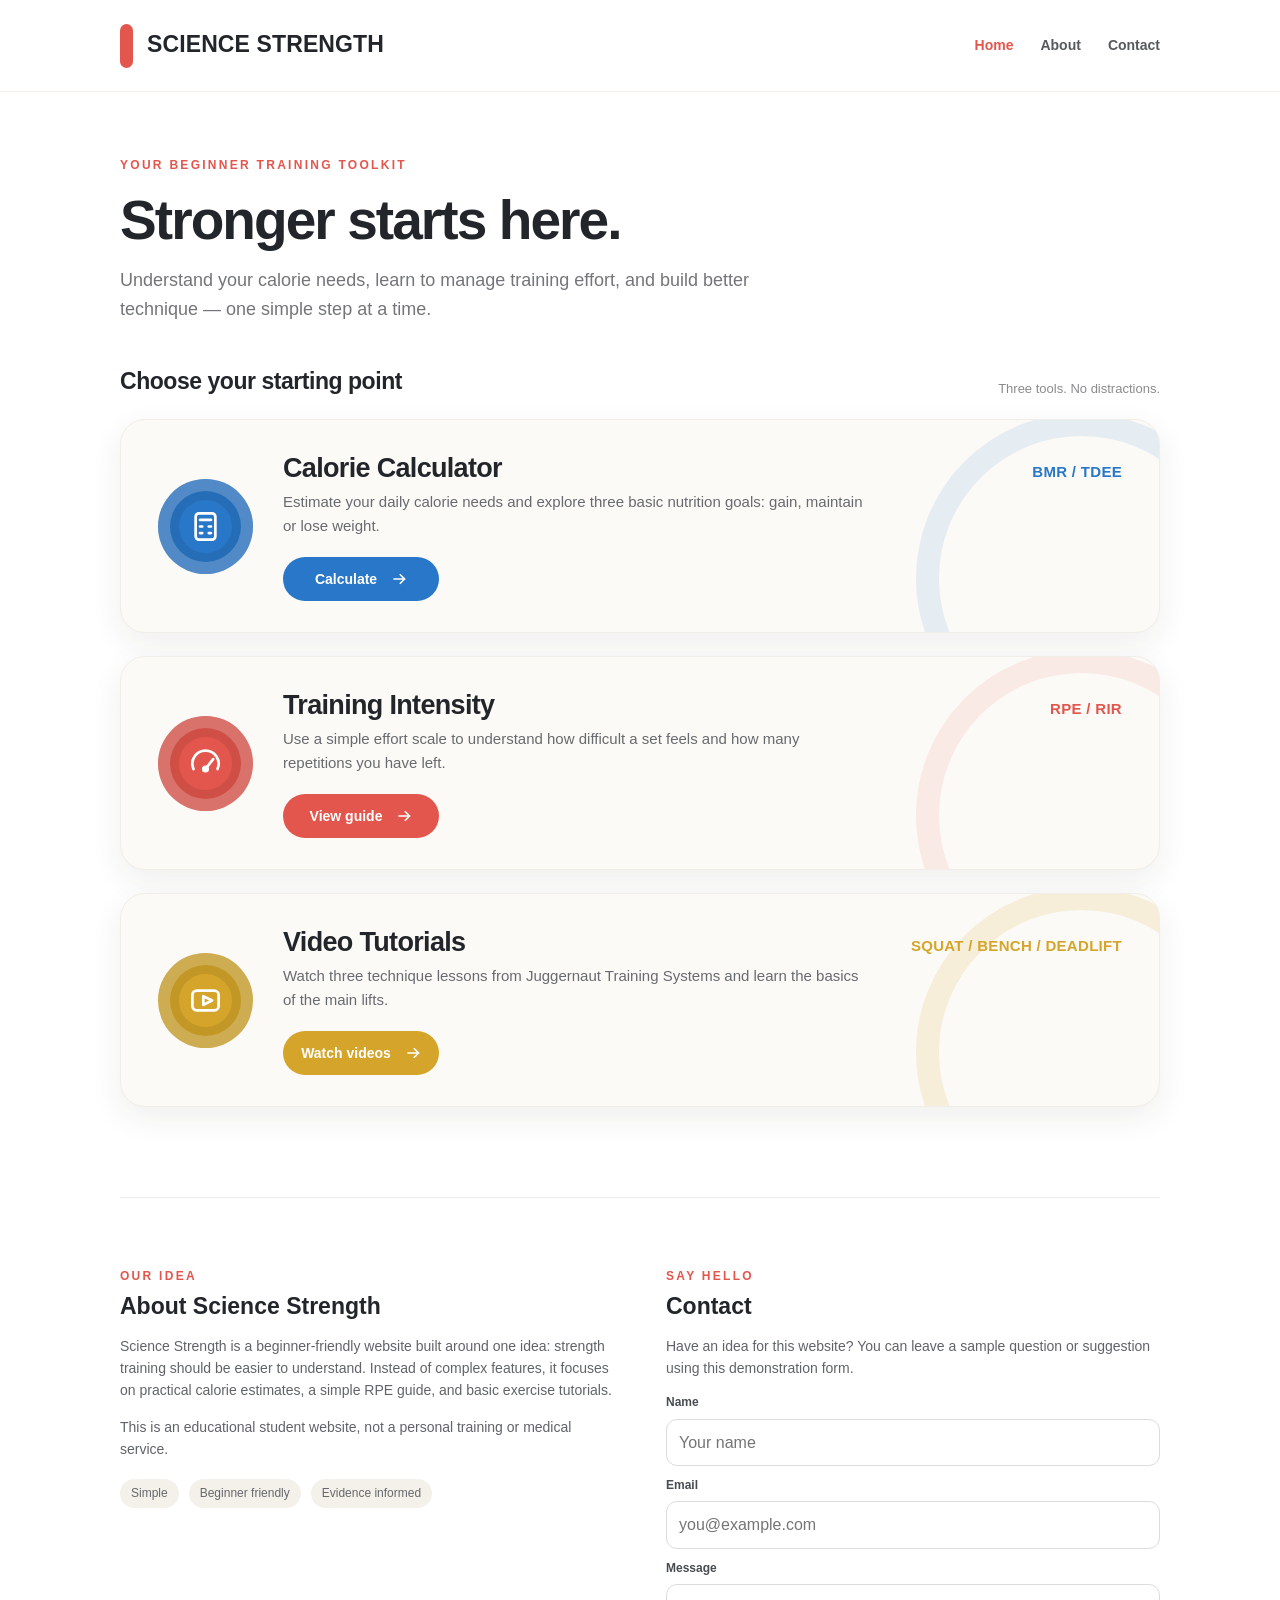
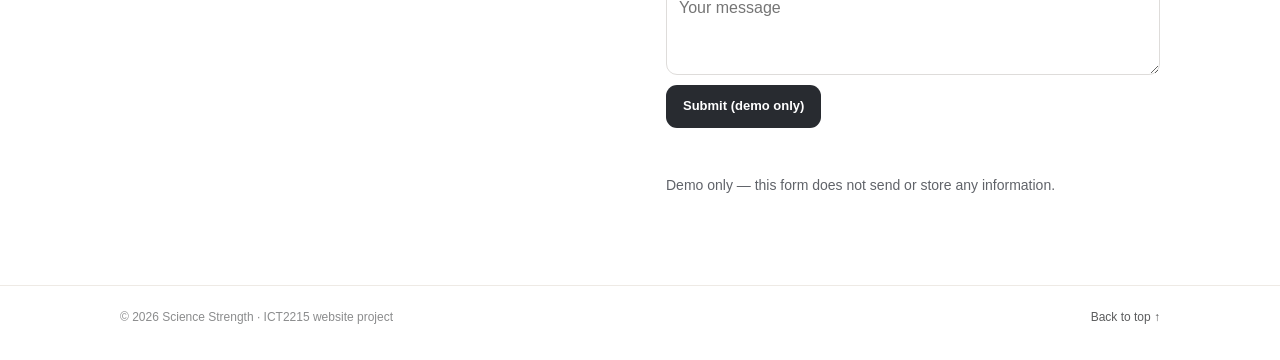
<file: index.html>
<!DOCTYPE html>
<html lang="en">
<head>
  <meta charset="UTF-8">
  <meta name="viewport" content="width=device-width, initial-scale=1.0">
  <meta name="description" content="Science Strength: simple strength training tools for beginners.">
  <title>Science Strength | Home</title>
  <link rel="stylesheet" href="style.css">
  <script defer src="script.js"></script>
</head>
<body>
<header class="site-header" id="top">
  <div class="site-wrap header-inner">
    <a class="brand" href="index.html" aria-label="Science Strength homepage">
      <span class="brand-mark" aria-hidden="true"></span>
      <span><span class="brand-title">SCIENCE STRENGTH</span></span>
    </a>
    <nav class="top-nav" aria-label="Main navigation">
      <a href="index.html" aria-current="page">Home</a>
      <a href="#about">About</a>
      <a href="#contact">Contact</a>
    </nav>
  </div>
</header>
<main>
  <div class="site-wrap">
    <section class="hero" aria-labelledby="home-heading">
      <span class="eyebrow">Your beginner training toolkit</span>
      <h1 id="home-heading">Stronger starts here.</h1>
      <p>Understand your calorie needs, learn to manage training effort, and build better technique — one simple step at a time.</p>
    </section>
    <section aria-labelledby="explore-heading">
      <div class="section-head"><h2 id="explore-heading">Choose your starting point</h2><p class="section-note">Three tools. No distractions.</p></div>
      <div class="features">
        <article class="feature-card" style="--accent:var(--blue);--faint:rgba(40,119,200,.10)">
          <div class="ring" aria-hidden="true"><svg viewBox="0 0 32 32"><rect x="7" y="4" width="18" height="24" rx="3"/><path d="M11 10h10M11 16h2M19 16h2M11 22h2M19 22h2"/></svg></div>
          <div class="feature-copy"><div class="feature-top"><h3>Calorie Calculator</h3><span class="feature-kicker">BMR / TDEE</span></div>
            <p class="feature-desc">Estimate your daily calorie needs and explore three basic nutrition goals: gain, maintain or lose weight.</p>
            <a class="action" href="calorie.html">Calculate <svg viewBox="0 0 20 20" aria-hidden="true"><path d="M3 10h14M11 4l6 6-6 6"/></svg></a>
          </div>
        </article>
        <article class="feature-card intensity">
          <div class="ring" aria-hidden="true"><svg viewBox="0 0 32 32"><path d="M5 21a12 12 0 1 1 22 0"/><path d="M16 21l7-9"/><circle cx="16" cy="21" r="2"/></svg></div>
          <div class="feature-copy"><div class="feature-top"><h3>Training Intensity</h3><span class="feature-kicker">RPE / RIR</span></div>
            <p class="feature-desc">Use a simple effort scale to understand how difficult a set feels and how many repetitions you have left.</p>
            <a class="action" href="intensity.html">View guide <svg viewBox="0 0 20 20" aria-hidden="true"><path d="M3 10h14M11 4l6 6-6 6"/></svg></a>
          </div>
        </article>
        <article class="feature-card videos">
          <div class="ring" aria-hidden="true"><svg viewBox="0 0 32 32"><rect x="4" y="7" width="24" height="18" rx="4"/><path d="m14 12 8 4-8 4z"/></svg></div>
          <div class="feature-copy"><div class="feature-top"><h3>Video Tutorials</h3><span class="feature-kicker">SQUAT / BENCH / DEADLIFT</span></div>
            <p class="feature-desc">Watch three technique lessons from Juggernaut Training Systems and learn the basics of the main lifts.</p>
            <a class="action" href="videos.html">Watch videos <svg viewBox="0 0 20 20" aria-hidden="true"><path d="M3 10h14M11 4l6 6-6 6"/></svg></a>
          </div>
        </article>
      </div>
    </section>
  </div>
  <div class="site-wrap"><div class="lower">
    <section id="about" aria-labelledby="about-title"><span class="eyebrow">Our idea</span><h2 id="about-title">About Science Strength</h2>
      <p>Science Strength is a beginner-friendly website built around one idea: strength training should be easier to understand. Instead of complex features, it focuses on practical calorie estimates, a simple RPE guide, and basic exercise tutorials.</p>
      <p>This is an educational student website, not a personal training or medical service.</p>
      <div class="mini-list"><span class="mini-chip">Simple</span><span class="mini-chip">Beginner friendly</span><span class="mini-chip">Evidence informed</span></div>
    </section>
    <section id="contact" aria-labelledby="contact-title"><span class="eyebrow">Say hello</span><h2 id="contact-title">Contact</h2>
      <p>Have an idea for this website? You can leave a sample question or suggestion using this demonstration form.</p>
      <form class="contact-form" id="contact-form">
        <div class="field"><label for="name">Name</label><input id="name" name="name" placeholder="Your name" autocomplete="name" required></div>
        <div class="field"><label for="email">Email</label><input id="email" type="email" name="email" placeholder="you@example.com" autocomplete="email" required></div>
        <div class="field"><label for="message">Message</label><textarea id="message" name="message" placeholder="Your message" required></textarea></div>
        <button class="btn" type="submit">Submit (demo only)</button>
        <div class="feedback" id="contact-feedback" role="status" aria-live="polite"></div>
        <p class="notice">Demo only — this form does not send or store any information.</p>
      </form>
    </section>
  </div></div>
</main>
<footer class="footer"><div class="site-wrap footer-inner"><span>© 2026 Science Strength · ICT2215 website project</span><span><a href="#top">Back to top ↑</a></span></div></footer>
</body>
</html>
</file>
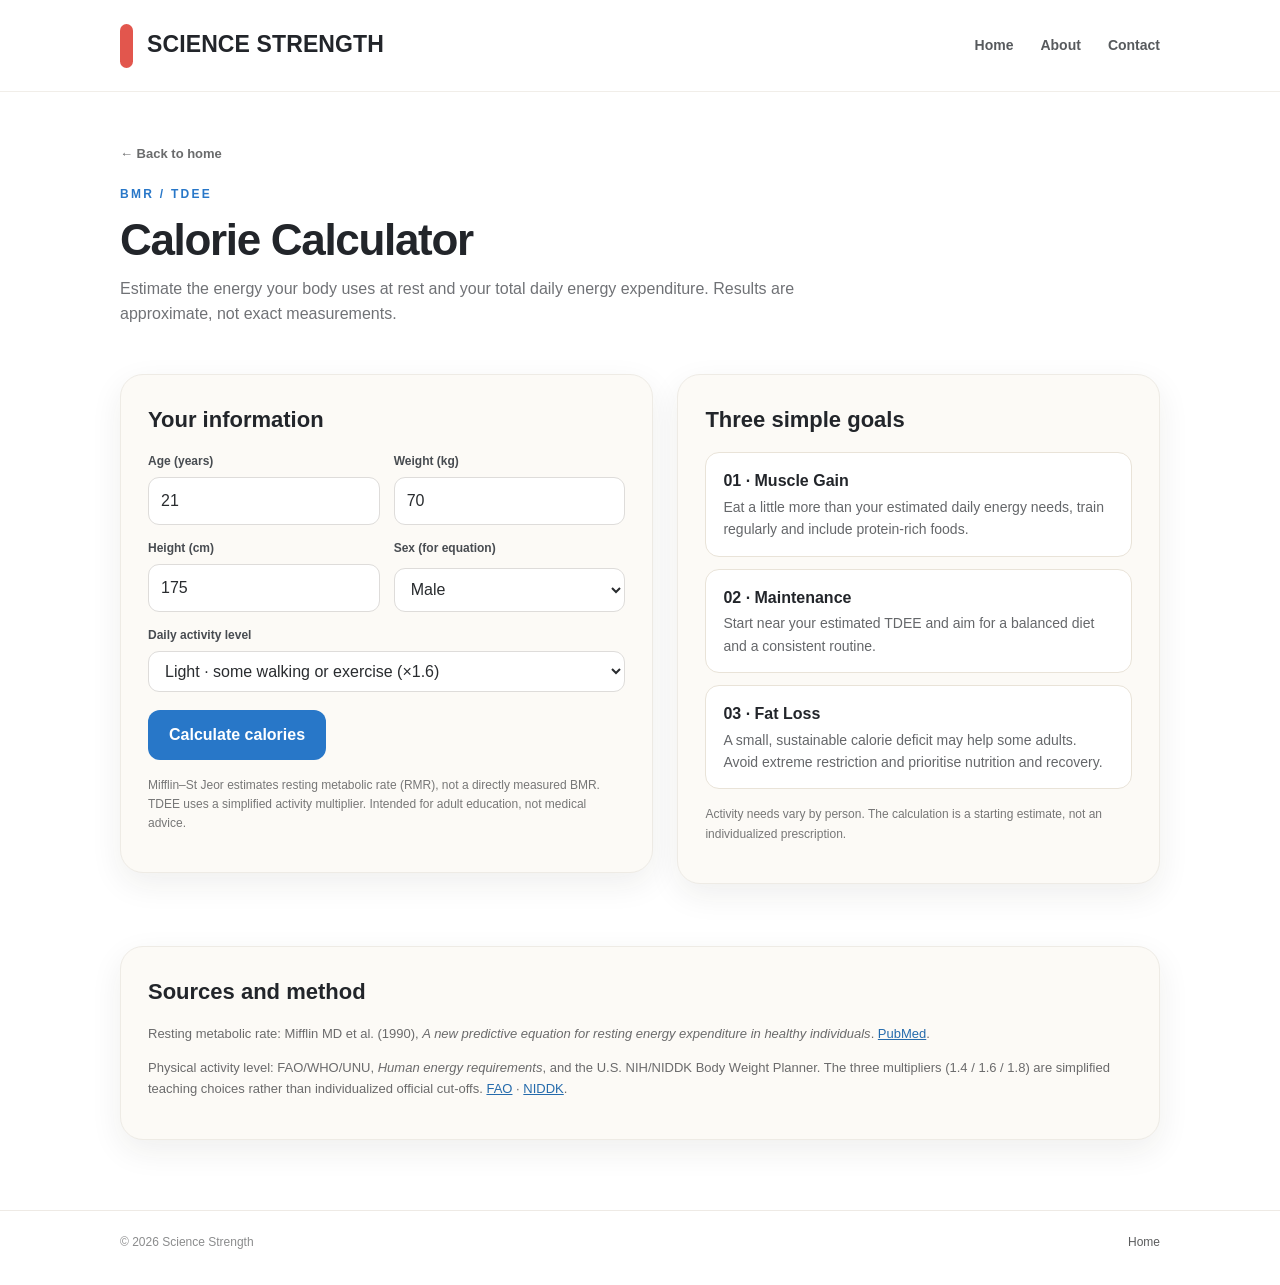
<file: calorie.html>
<!DOCTYPE html><html lang="en"><head><meta charset="UTF-8"><meta name="viewport" content="width=device-width, initial-scale=1.0"><title>Calorie Calculator | Science Strength</title><link rel="stylesheet" href="style.css"><script defer src="script.js"></script></head>
<body>
<header class="site-header"><div class="site-wrap header-inner"><a class="brand" href="index.html"><span class="brand-mark"></span><span><span class="brand-title">SCIENCE STRENGTH</span></span></a><nav class="top-nav" aria-label="Main navigation"><a href="index.html">Home</a><a href="index.html#about">About</a><a href="index.html#contact">Contact</a></nav></div></header>
<main class="site-wrap">
<section class="sub-hero"><a class="back-link" href="index.html">← Back to home</a><span class="eyebrow" style="color:var(--blue);display:block">BMR / TDEE</span><h1>Calorie Calculator</h1><p>Estimate the energy your body uses at rest and your total daily energy expenditure. Results are approximate, not exact measurements.</p></section>
<div class="page-grid">
<section class="panel" aria-labelledby="calorie-form-heading"><h2 id="calorie-form-heading">Your information</h2><form id="calorie-form">
<div class="form-grid"><div class="field"><label for="age">Age (years)</label><input type="number" id="age" min="18" max="100" required placeholder="21" value="21"></div>
<div class="field"><label for="weight">Weight (kg)</label><input type="number" id="weight" min="20" max="400" step="0.1" required placeholder="70" value="70"></div>
<div class="field"><label for="height">Height (cm)</label><input type="number" id="height" min="100" max="250" step="0.1" required placeholder="175" value="175"></div>
<div class="field"><label for="sex">Sex (for equation)</label><select id="sex" required><option value="male">Male</option><option value="female">Female</option></select></div>
<div class="field span-all"><label for="activity">Daily activity level</label><select id="activity" required><option value="1.4">Low · mostly sitting (×1.4)</option><option value="1.6" selected>Light · some walking or exercise (×1.6)</option><option value="1.8">Moderate · active most days (×1.8)</option></select></div></div>
<button class="primary-btn" type="submit">Calculate calories</button></form>
<div class="result" id="calorie-result" hidden aria-live="polite"><div class="metric"><span>Resting energy (RMR)<br><small>Often called “BMR” informally</small></span><strong id="rmr-value">—</strong></div><div class="metric"><span>Daily energy (TDEE)<br><small>Estimated kcal per day</small></span><strong id="tdee-value">—</strong></div></div>
<p class="source-note">Mifflin–St Jeor estimates resting metabolic rate (RMR), not a directly measured BMR. TDEE uses a simplified activity multiplier. Intended for adult education, not medical advice.</p>
</section>
<aside class="panel"><h2>Three simple goals</h2><div class="nutrition-goals"><div class="goal"><b>01 · Muscle Gain</b><p>Eat a little more than your estimated daily energy needs, train regularly and include protein-rich foods.</p></div><div class="goal"><b>02 · Maintenance</b><p>Start near your estimated TDEE and aim for a balanced diet and a consistent routine.</p></div><div class="goal"><b>03 · Fat Loss</b><p>A small, sustainable calorie deficit may help some adults. Avoid extreme restriction and prioritise nutrition and recovery.</p></div></div><p class="source-note">Activity needs vary by person. The calculation is a starting estimate, not an individualized prescription.</p></aside>
</div>
<section class="sources panel"><h2>Sources and method</h2><p>Resting metabolic rate: Mifflin MD et al. (1990), <em>A new predictive equation for resting energy expenditure in healthy individuals</em>. <a href="https://pubmed.ncbi.nlm.nih.gov/2305711/" target="_blank" rel="noopener">PubMed</a>.</p><p>Physical activity level: FAO/WHO/UNU, <em>Human energy requirements</em>, and the U.S. NIH/NIDDK Body Weight Planner. The three multipliers (1.4 / 1.6 / 1.8) are simplified teaching choices rather than individualized official cut-offs. <a href="https://www.fao.org/4/Y5686e/y5686e07.htm" target="_blank" rel="noopener">FAO</a> · <a href="https://www.niddk.nih.gov/health-information/weight-management/body-weight-planner" target="_blank" rel="noopener">NIDDK</a>.</p></section>
</main><footer class="footer"><div class="site-wrap footer-inner"><span>© 2026 Science Strength</span><a href="index.html">Home</a></div></footer>
</body></html>
</file>
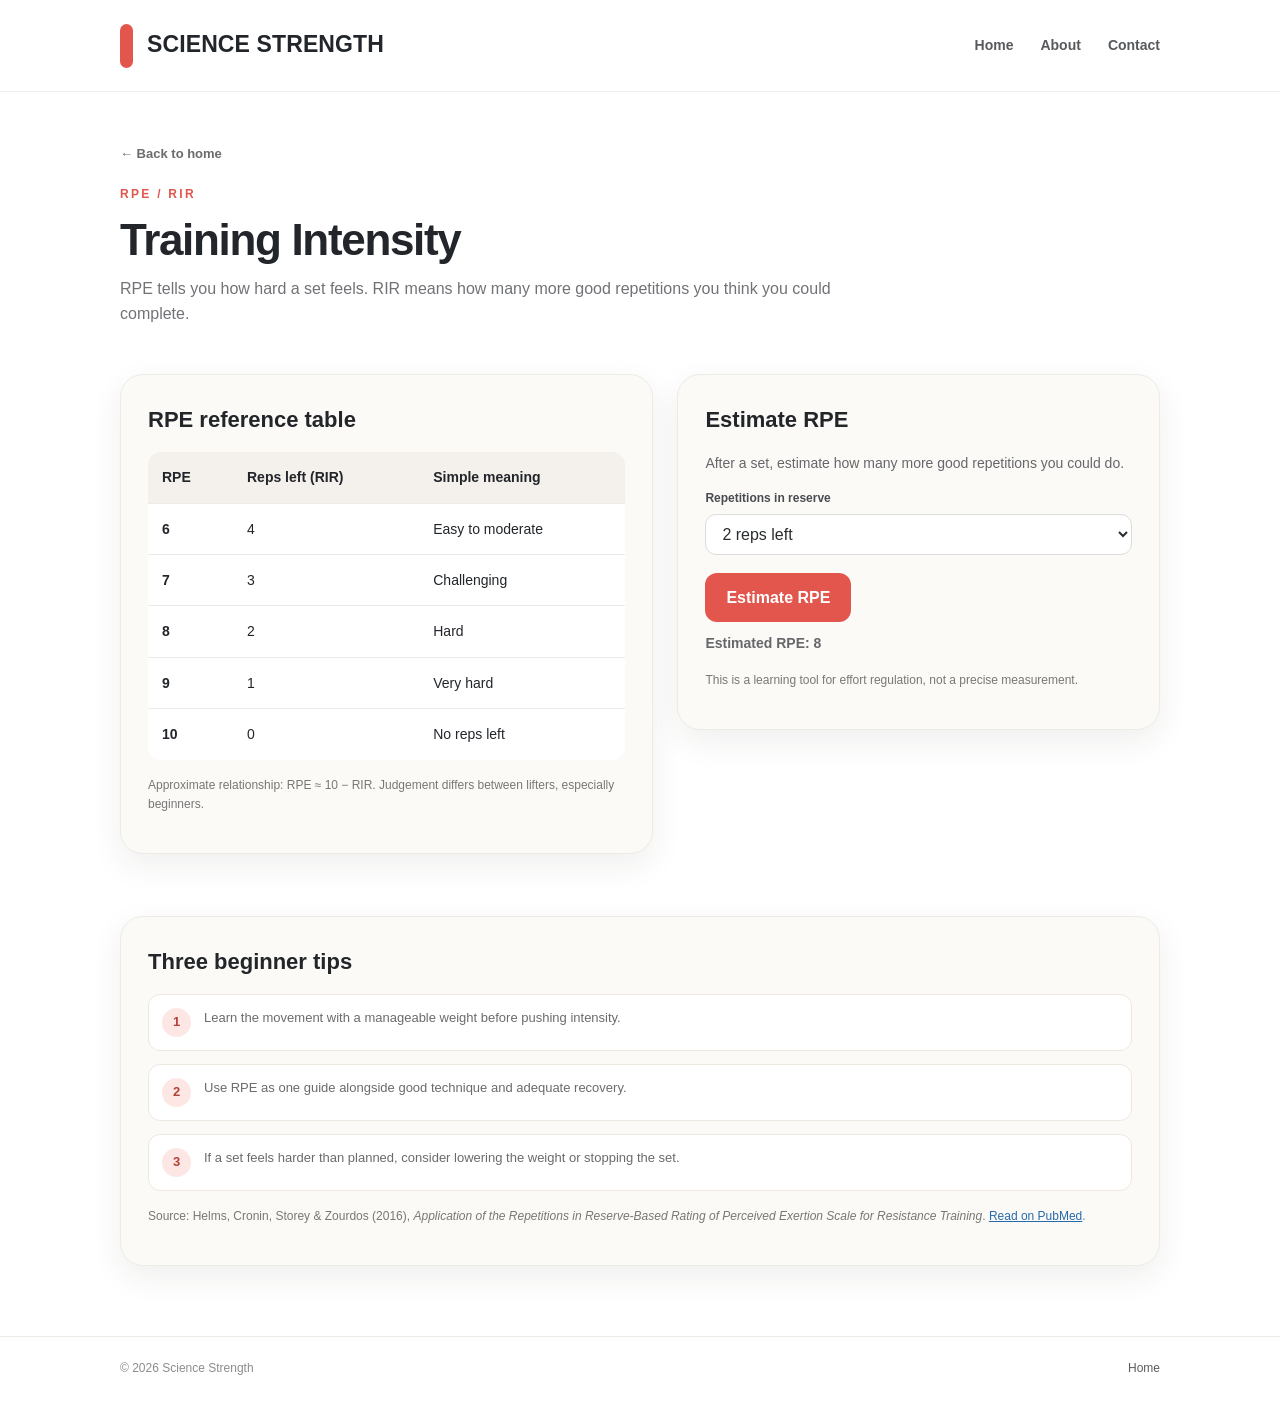
<file: intensity.html>
<!DOCTYPE html><html lang="en"><head><meta charset="UTF-8"><meta name="viewport" content="width=device-width, initial-scale=1.0"><title>Training Intensity | Science Strength</title><link rel="stylesheet" href="style.css"><script defer src="script.js"></script></head><body>
<header class="site-header"><div class="site-wrap header-inner"><a class="brand" href="index.html"><span class="brand-mark"></span><span><span class="brand-title">SCIENCE STRENGTH</span></span></a><nav class="top-nav" aria-label="Main navigation"><a href="index.html">Home</a><a href="index.html#about">About</a><a href="index.html#contact">Contact</a></nav></div></header>
<main class="site-wrap"><section class="sub-hero"><a class="back-link" href="index.html">← Back to home</a><span class="eyebrow" style="display:block">RPE / RIR</span><h1>Training Intensity</h1><p>RPE tells you how hard a set feels. RIR means how many more good repetitions you think you could complete.</p></section>
<div class="page-grid"><section class="panel"><h2>RPE reference table</h2><div class="table-wrap"><table class="rpe-table"><thead><tr><th>RPE</th><th>Reps left (RIR)</th><th>Simple meaning</th></tr></thead><tbody><tr><td><b>6</b></td><td>4</td><td>Easy to moderate</td></tr><tr><td><b>7</b></td><td>3</td><td>Challenging</td></tr><tr><td><b>8</b></td><td>2</td><td>Hard</td></tr><tr><td><b>9</b></td><td>1</td><td>Very hard</td></tr><tr><td><b>10</b></td><td>0</td><td>No reps left</td></tr></tbody></table></div>
<p class="source-note">Approximate relationship: RPE ≈ 10 − RIR. Judgement differs between lifters, especially beginners.</p></section>
<section class="panel"><h2>Estimate RPE</h2><p>After a set, estimate how many more good repetitions you could do.</p><form id="rpe-form"><div class="field"><label for="rir">Repetitions in reserve</label><select id="rir"><option value="4">4 reps left</option><option value="3">3 reps left</option><option value="2" selected>2 reps left</option><option value="1">1 rep left</option><option value="0">0 reps left</option></select></div><button class="primary-btn red-btn" type="submit">Estimate RPE</button></form><p id="rpe-output" class="rpe-output" aria-live="polite">Estimated RPE: 8</p><p class="source-note">This is a learning tool for effort regulation, not a precise measurement.</p></section></div>
<section class="panel sources"><h2>Three beginner tips</h2><div class="simple-tips"><div class="tip"><span class="tip-num">1</span><p>Learn the movement with a manageable weight before pushing intensity.</p></div><div class="tip"><span class="tip-num">2</span><p>Use RPE as one guide alongside good technique and adequate recovery.</p></div><div class="tip"><span class="tip-num">3</span><p>If a set feels harder than planned, consider lowering the weight or stopping the set.</p></div></div><p class="source-note">Source: Helms, Cronin, Storey &amp; Zourdos (2016), <em>Application of the Repetitions in Reserve-Based Rating of Perceived Exertion Scale for Resistance Training</em>. <a href="https://pubmed.ncbi.nlm.nih.gov/27531969/" target="_blank" rel="noopener">Read on PubMed</a>.</p></section>
</main><footer class="footer"><div class="site-wrap footer-inner"><span>© 2026 Science Strength</span><a href="index.html">Home</a></div></footer></body></html>
</file>
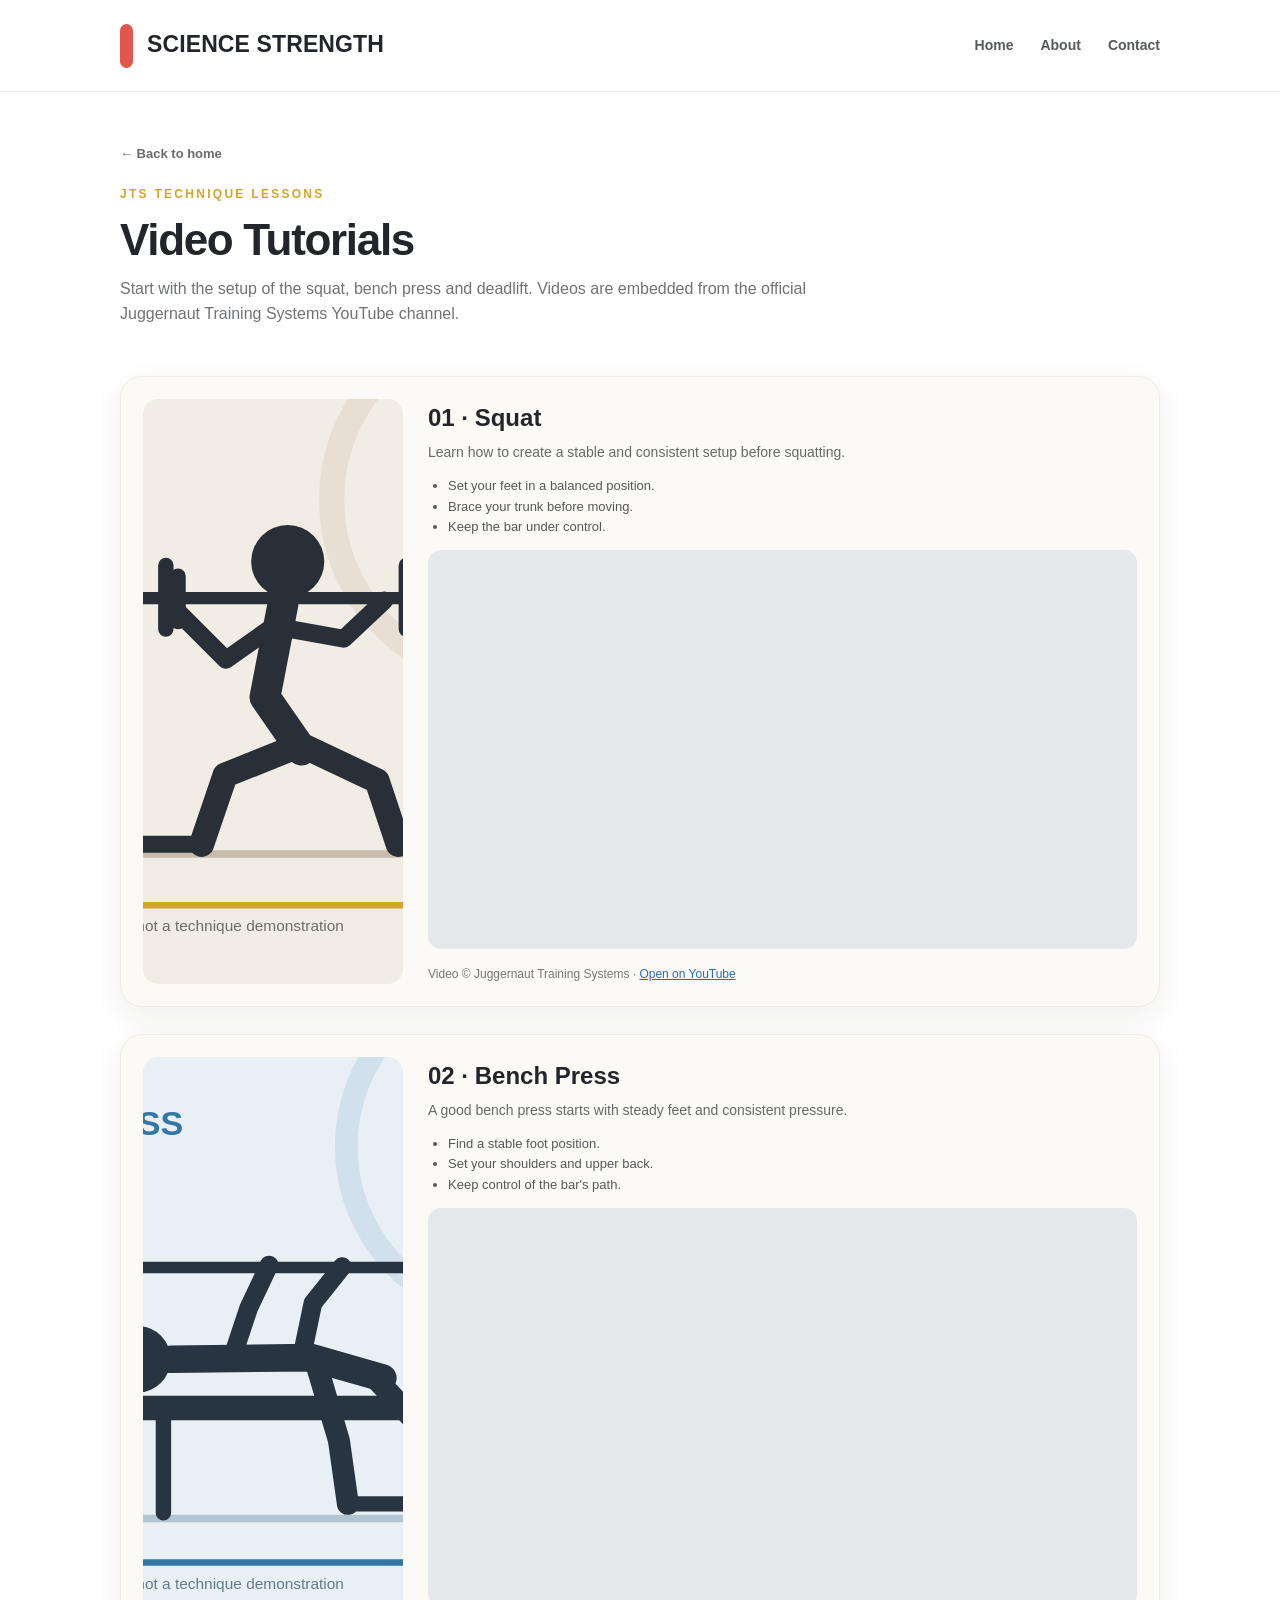
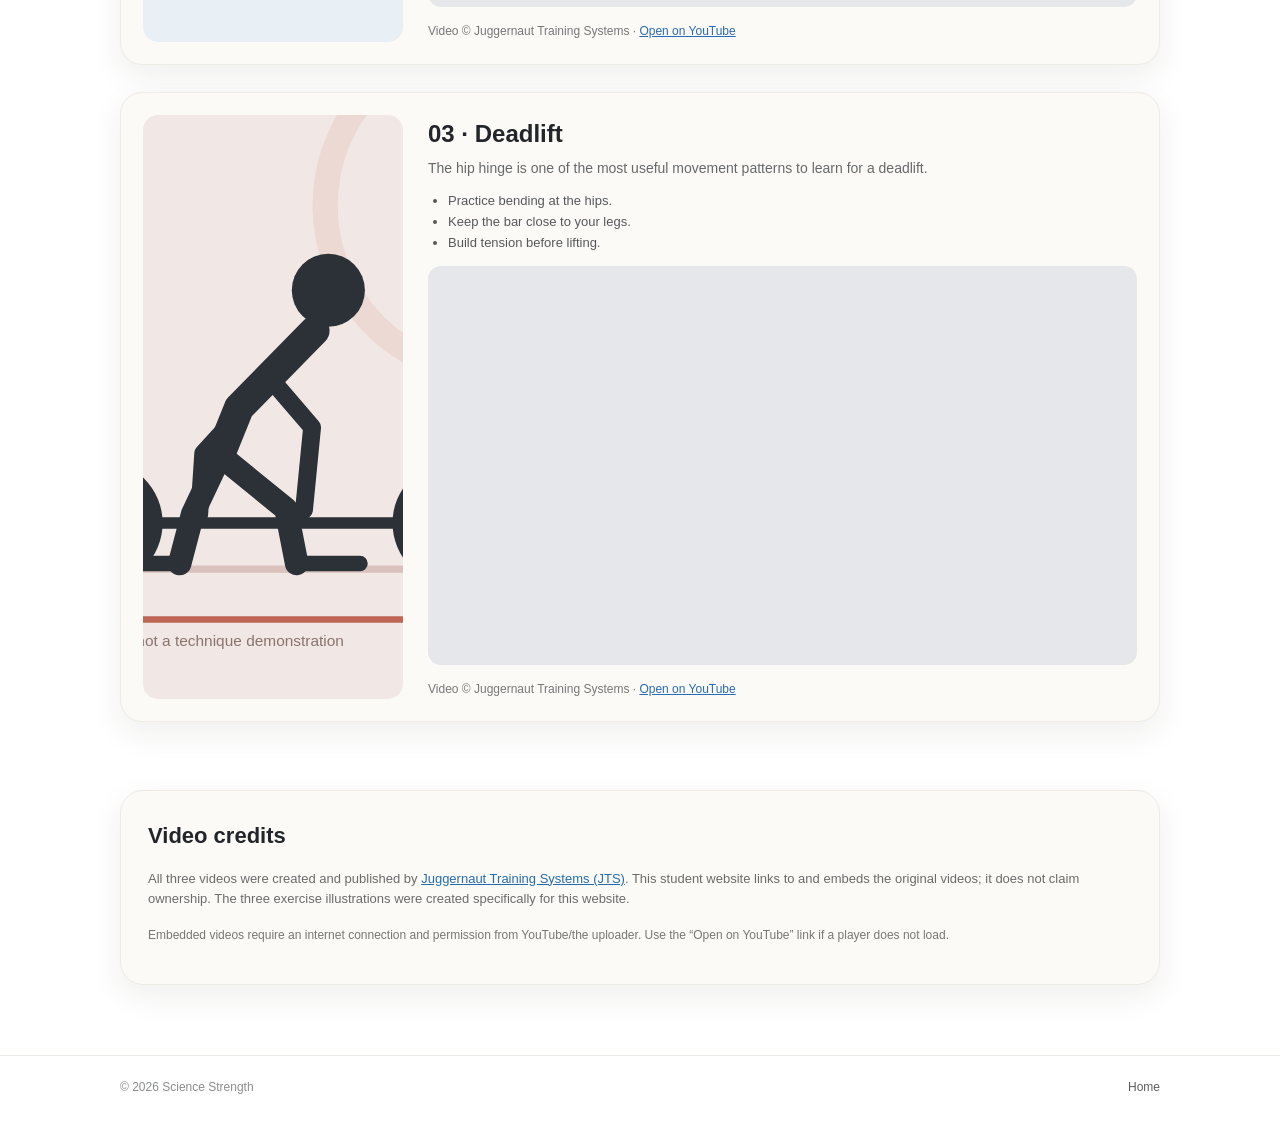
<file: videos.html>
<!DOCTYPE html><html lang="en"><head><meta charset="UTF-8"><meta name="viewport" content="width=device-width, initial-scale=1.0"><title>Video Tutorials | Science Strength</title><link rel="stylesheet" href="style.css"></head><body>
<header class="site-header"><div class="site-wrap header-inner"><a class="brand" href="index.html"><span class="brand-mark"></span><span><span class="brand-title">SCIENCE STRENGTH</span></span></a><nav class="top-nav" aria-label="Main navigation"><a href="index.html">Home</a><a href="index.html#about">About</a><a href="index.html#contact">Contact</a></nav></div></header>
<main class="site-wrap"><section class="sub-hero"><a class="back-link" href="index.html">← Back to home</a><span class="eyebrow" style="display:block;color:var(--amber)">JTS technique lessons</span><h1>Video Tutorials</h1><p>Start with the setup of the squat, bench press and deadlift. Videos are embedded from the official Juggernaut Training Systems YouTube channel.</p></section>
<div class="video-grid">
<article class="video-card"><img src="assets/squat.svg" alt="Original illustration of a person performing a barbell squat"><div class="video-content"><h2>01 · Squat</h2><p>Learn how to create a stable and consistent setup before squatting.</p><ul><li>Set your feet in a balanced position.</li><li>Brace your trunk before moving.</li><li>Keep the bar under control.</li></ul><iframe class="video-embed" src="https://www.youtube-nocookie.com/embed/oEy5WFr-CDA" title="JTS Squat Pillar 1: The Setup" loading="lazy" allow="accelerometer; autoplay; clipboard-write; encrypted-media; gyroscope; picture-in-picture; web-share" referrerpolicy="strict-origin-when-cross-origin" allowfullscreen></iframe><div class="video-credit">Video © Juggernaut Training Systems · <a href="https://www.youtube.com/watch?v=oEy5WFr-CDA" target="_blank" rel="noopener">Open on YouTube</a></div></div></article>
<article class="video-card"><img src="assets/bench.svg" alt="Original illustration of a barbell bench press setup"><div class="video-content"><h2>02 · Bench Press</h2><p>A good bench press starts with steady feet and consistent pressure.</p><ul><li>Find a stable foot position.</li><li>Set your shoulders and upper back.</li><li>Keep control of the bar's path.</li></ul><iframe class="video-embed" src="https://www.youtube-nocookie.com/embed/u-H61Lf5Xb0" title="JTS Bench Pillar 1: Foot Placement and Pressure" loading="lazy" allow="accelerometer; autoplay; clipboard-write; encrypted-media; gyroscope; picture-in-picture; web-share" referrerpolicy="strict-origin-when-cross-origin" allowfullscreen></iframe><div class="video-credit">Video © Juggernaut Training Systems · <a href="https://www.youtube.com/watch?v=u-H61Lf5Xb0" target="_blank" rel="noopener">Open on YouTube</a></div></div></article>
<article class="video-card"><img src="assets/deadlift.svg" alt="Original illustration of a barbell deadlift starting position"><div class="video-content"><h2>03 · Deadlift</h2><p>The hip hinge is one of the most useful movement patterns to learn for a deadlift.</p><ul><li>Practice bending at the hips.</li><li>Keep the bar close to your legs.</li><li>Build tension before lifting.</li></ul><iframe class="video-embed" src="https://www.youtube-nocookie.com/embed/cmjgmi-dPbQ" title="JTS Deadlift Pillar 1: Hip Hinge" loading="lazy" allow="accelerometer; autoplay; clipboard-write; encrypted-media; gyroscope; picture-in-picture; web-share" referrerpolicy="strict-origin-when-cross-origin" allowfullscreen></iframe><div class="video-credit">Video © Juggernaut Training Systems · <a href="https://www.youtube.com/watch?v=cmjgmi-dPbQ" target="_blank" rel="noopener">Open on YouTube</a></div></div></article>
</div><section class="panel sources"><h2>Video credits</h2><p>All three videos were created and published by <a href="https://www.youtube.com/@JuggernautTrainingSystems" target="_blank" rel="noopener">Juggernaut Training Systems (JTS)</a>. This student website links to and embeds the original videos; it does not claim ownership. The three exercise illustrations were created specifically for this website.</p><p class="source-note">Embedded videos require an internet connection and permission from YouTube/the uploader. Use the “Open on YouTube” link if a player does not load.</p></section>
</main><footer class="footer"><div class="site-wrap footer-inner"><span>© 2026 Science Strength</span><a href="index.html">Home</a></div></footer></body></html>
</file>
<file: style.css>
/* Science Strength — shared styles for all four pages. */
:root{--bg:#ffffff;--cream:#fcfaf6;--ink:#22252a;--muted:#73757a;--line:#eae6df;--blue:#2877c8;--red:#e2564d;--amber:#d4a52a;--shadow:0 11px 32px rgba(35,34,32,.075);--radius:25px}
*{box-sizing:border-box}html{scroll-behavior:smooth}body{margin:0;background:var(--bg);color:var(--ink);font-family:Arial,Helvetica,sans-serif;line-height:1.6}a{color:inherit}button,input,select,textarea{font:inherit}button{cursor:pointer}img{max-width:100%;display:block}
.site-wrap{max-width:1100px;padding:0 30px;margin:auto}.site-header{border-bottom:1px solid #f1eee9;background:#fff}.header-inner{min-height:91px;display:flex;align-items:center;justify-content:space-between;gap:18px}.brand{display:flex;align-items:center;gap:14px;text-decoration:none}.brand-mark{width:13px;height:44px;border-radius:12px;background:var(--red);flex-shrink:0}.brand-title{font-size:23px;font-weight:800;letter-spacing:.005em;line-height:1.15;white-space:nowrap}.top-nav{display:flex;align-items:center;gap:27px;flex-wrap:wrap}.top-nav a{font-size:14px;text-decoration:none;color:#575a5d;font-weight:600}.top-nav a:hover,.top-nav a[aria-current="page"]{color:var(--red)}.nav-home{color:#222!important}
.hero{padding:59px 0 40px}.eyebrow{text-transform:uppercase;letter-spacing:.19em;font-size:12px;font-weight:700;color:var(--red)}h1,h2,h3,p{margin-top:0}.hero h1{font-size:clamp(32px,5vw,55px);line-height:1.15;margin:12px 0 14px;letter-spacing:-.035em}.hero p{font-size:18px;color:var(--muted);max-width:670px;margin:0}.section-head{display:flex;align-items:end;justify-content:space-between;margin:0 0 19px;gap:14px}.section-head h2{margin:0;font-size:23px;letter-spacing:-.02em}.section-note{font-size:13px;color:#8a8b8c;margin:0}.features{display:grid;gap:23px;padding-bottom:90px}
.feature-card{--accent:var(--blue);--faint:rgba(40,119,200,.10);display:flex;align-items:center;position:relative;overflow:hidden;background:var(--cream);border:1px solid #f1eee8;border-radius:var(--radius);min-height:214px;padding:30px 37px;box-shadow:var(--shadow);isolation:isolate;gap:30px}.feature-card::after{content:"";position:absolute;right:-88px;bottom:-112px;width:285px;height:285px;border:23px solid var(--faint);border-radius:50%;z-index:-1}.feature-card.intensity{--accent:var(--red);--faint:rgba(226,86,77,.10)}.feature-card.videos{--accent:var(--amber);--faint:rgba(212,165,42,.14)}.ring{width:95px;height:95px;border-radius:50%;flex:0 0 95px;display:grid;place-items:center;background:var(--accent);box-shadow:inset 0 0 0 12px rgba(255,255,255,.20),inset 0 0 0 21px rgba(0,0,0,.085)}.ring svg{width:35px;height:35px;stroke:white;fill:none;stroke-width:2.5;stroke-linecap:round;stroke-linejoin:round}.feature-copy{flex:1;min-width:0}.feature-top{display:flex;gap:14px;align-items:baseline;flex-wrap:wrap;justify-content:space-between;margin-bottom:5px}.feature-top h3{font-size:27px;line-height:1.22;margin:0;letter-spacing:-.025em}.feature-kicker{color:var(--accent);font-size:15px;font-weight:700;letter-spacing:.02em}.feature-desc{color:#676a6e;font-size:15px;max-width:585px;margin:3px 0 19px}.action{display:inline-flex;gap:14px;align-items:center;justify-content:center;background:var(--accent);color:#fff;text-decoration:none;border-radius:99px;font-size:14px;font-weight:700;min-width:156px;padding:11px 18px;transition:transform .16s ease,filter .16s ease;border:0}.action:hover{transform:translateY(-2px);filter:brightness(.96)}.action:focus-visible,.top-nav a:focus-visible,button:focus-visible,input:focus-visible,select:focus-visible,textarea:focus-visible{outline:3px solid #78a4e8;outline-offset:3px}.action svg{width:16px;height:16px;stroke:currentColor;fill:none;stroke-width:2}
.lower{border-top:1px solid #efede9;padding:64px 0 75px;display:grid;grid-template-columns:1fr 1fr;gap:52px}.lower h2{font-size:23px;margin-bottom:10px}.lower p{font-size:14px;color:#606369}.mini-list{display:flex;gap:10px;flex-wrap:wrap;margin-top:18px}.mini-chip{font-size:12px;background:#f4f1eb;padding:5px 11px;border-radius:40px;color:#66686b}.contact-form{display:grid;gap:10px}.field{display:grid;gap:6px}.field label{font-size:12px;font-weight:700;color:#484c51}.field input,.field select,.field textarea{border:1px solid #dedcda;border-radius:11px;padding:10px 12px;background:#fff;width:100%;min-width:0;color:#292c2f}.field textarea{min-height:91px;resize:vertical}.btn{border:0;border-radius:11px;background:#282b30;color:#fff;padding:11px 17px;font-size:13px;font-weight:700;justify-self:start}.notice{font-size:12px;color:#858484;margin-top:2px}.feedback{min-height:22px;font-size:13px;color:#386948;margin:2px 0 0}.footer{border-top:1px solid #eeeae5;padding:22px 0 32px;color:#8b8c8d;font-size:12px}.footer-inner{display:flex;gap:10px;align-items:center;justify-content:space-between;flex-wrap:wrap}.footer a{text-decoration:none;color:#5b5c5d}
/* Inner page styles */
.sub-hero{padding:48px 0 25px}.back-link{display:inline-flex;gap:7px;align-items:center;color:#6a6b6c;text-decoration:none;font-size:13px;font-weight:700;margin-bottom:20px}.back-link:hover{color:var(--red)}.sub-hero h1{font-size:clamp(29px,4vw,44px);line-height:1.18;letter-spacing:-.03em;margin:10px 0}.sub-hero p{font-size:16px;color:#707276;max-width:760px}.page-grid{display:grid;grid-template-columns:1.05fr .95fr;align-items:start;gap:24px;margin:6px 0 62px}.panel{background:var(--cream);border:1px solid #eeebe5;border-radius:23px;padding:27px;box-shadow:var(--shadow)}.panel h2{font-size:22px;margin-bottom:15px}.panel h3{font-size:17px;margin-bottom:7px}.panel p{font-size:14px;color:#65676a}.form-grid{display:grid;grid-template-columns:1fr 1fr;gap:14px}.form-grid .span-all{grid-column:1/-1}.primary-btn{background:var(--blue);color:#fff;padding:12px 21px;border:0;border-radius:12px;font-weight:700;margin-top:18px}.primary-btn:hover{filter:brightness(.95)}.result{background:#fff;border:1px solid #e5e1db;border-radius:14px;padding:19px;margin-top:16px}.metric{display:flex;align-items:baseline;justify-content:space-between;gap:10px;border-bottom:1px solid #ece7df;padding:10px 0}.metric:last-child{border-bottom:0}.metric strong{font-size:25px}.metric small{color:#75777c}.nutrition-goals{display:grid;gap:12px}.goal{border:1px solid #e9e3d8;border-radius:14px;background:white;padding:15px 17px}.goal b{display:block;margin-bottom:2px}.goal p{margin:0}.source-note{font-size:12px!important;color:#777!important;margin-top:16px}.source-note a{color:#236cb1}.table-wrap{overflow-x:auto}.rpe-table{border-collapse:collapse;width:100%;min-width:360px;background:#fff;border-radius:13px;overflow:hidden}.rpe-table th,.rpe-table td{padding:14px;text-align:left;border-bottom:1px solid #eeebe6;font-size:14px}.rpe-table th{background:#f4f0eb}.rpe-table tr:last-child td{border:0}.red-btn{background:var(--red)}.video-grid{display:grid;gap:27px;margin:8px 0 68px}.video-card{display:grid;grid-template-columns:260px 1fr;gap:25px;background:var(--cream);border:1px solid #efebe5;border-radius:22px;padding:22px;box-shadow:var(--shadow)}.video-card>img{border-radius:15px;aspect-ratio:4/3;object-fit:cover;width:100%;height:100%}.video-card h2{font-size:24px;margin:0 0 4px}.video-card p{font-size:14px;color:#66696a;margin:0 0 12px}.video-card ul{font-size:13px;color:#55585b;padding-left:20px;margin:6px 0 12px}.video-embed{aspect-ratio:16/9;width:100%;border:0;border-radius:13px;background:#e5e7eb}.video-card .video-content{min-width:0}.video-credit{font-size:12px;color:#767778;margin-top:8px}.video-credit a{color:#286bb5}.simple-tips{display:grid;gap:13px}.tip{display:flex;gap:13px;align-items:start;background:#fff;padding:13px;border-radius:12px;border:1px solid #ede9e1}.tip-num{display:grid;place-items:center;min-width:29px;height:29px;border-radius:50%;background:#fde7e4;color:#b54038;font-weight:700;font-size:13px}.tip p{margin:0}.rpe-output{font-size:25px;font-weight:800;color:#d64d44;margin:10px 0 0}.sources{margin-bottom:70px}.sources p,.sources li{font-size:13px;color:#6b6b6c}.sources a{color:#256bac;overflow-wrap:anywhere}
@media(max-width:750px){.site-wrap{padding:0 20px}.header-inner{min-height:82px}.top-nav{gap:12px}.top-nav a{font-size:12px}.brand-title{font-size:19px}.brand-mark{height:37px;width:10px}.hero{padding:43px 0 30px}.hero h1{font-size:35px}.hero p{font-size:15px}.features{gap:17px;padding-bottom:61px}.feature-card{padding:25px 23px;gap:19px;align-items:flex-start;min-height:230px}.ring{width:65px;height:65px;flex-basis:65px;box-shadow:inset 0 0 0 8px rgba(255,255,255,.2),inset 0 0 0 15px rgba(0,0,0,.08)}.ring svg{height:24px;width:24px}.feature-top{display:block}.feature-top h3{font-size:21px}.feature-kicker{display:block;font-size:12px;margin-top:4px}.feature-desc{font-size:14px;margin-top:8px;margin-bottom:13px}.action{padding:9px 14px;min-width:133px;font-size:12px}.feature-card:after{width:205px;height:205px;right:-115px;bottom:-100px}.lower{grid-template-columns:1fr;gap:30px;padding:47px 0}.page-grid{grid-template-columns:1fr}.video-card{grid-template-columns:1fr}.video-card>img{max-height:270px}.sub-hero{padding:34px 0 22px}}
@media(max-width:430px){.site-wrap{padding:0 17px}.top-nav{gap:11px}.top-nav a{font-size:11px}.hero h1{font-size:32px}.feature-card{display:block;min-height:267px;padding:22px}.ring{margin-bottom:15px}.feature-copy{width:100%}.feature-card::after{right:-107px;bottom:-118px}.feature-desc{max-width:94%}.panel{padding:21px}.form-grid{gap:11px}}
@media(prefers-reduced-motion:reduce){html{scroll-behavior:auto}.action{transition:none}}

@media(max-width:560px){.header-inner{flex-wrap:wrap;justify-content:flex-start;row-gap:10px;padding-top:17px;padding-bottom:15px}.top-nav{width:100%;gap:22px}.top-nav a{font-size:13px}}
</file>
